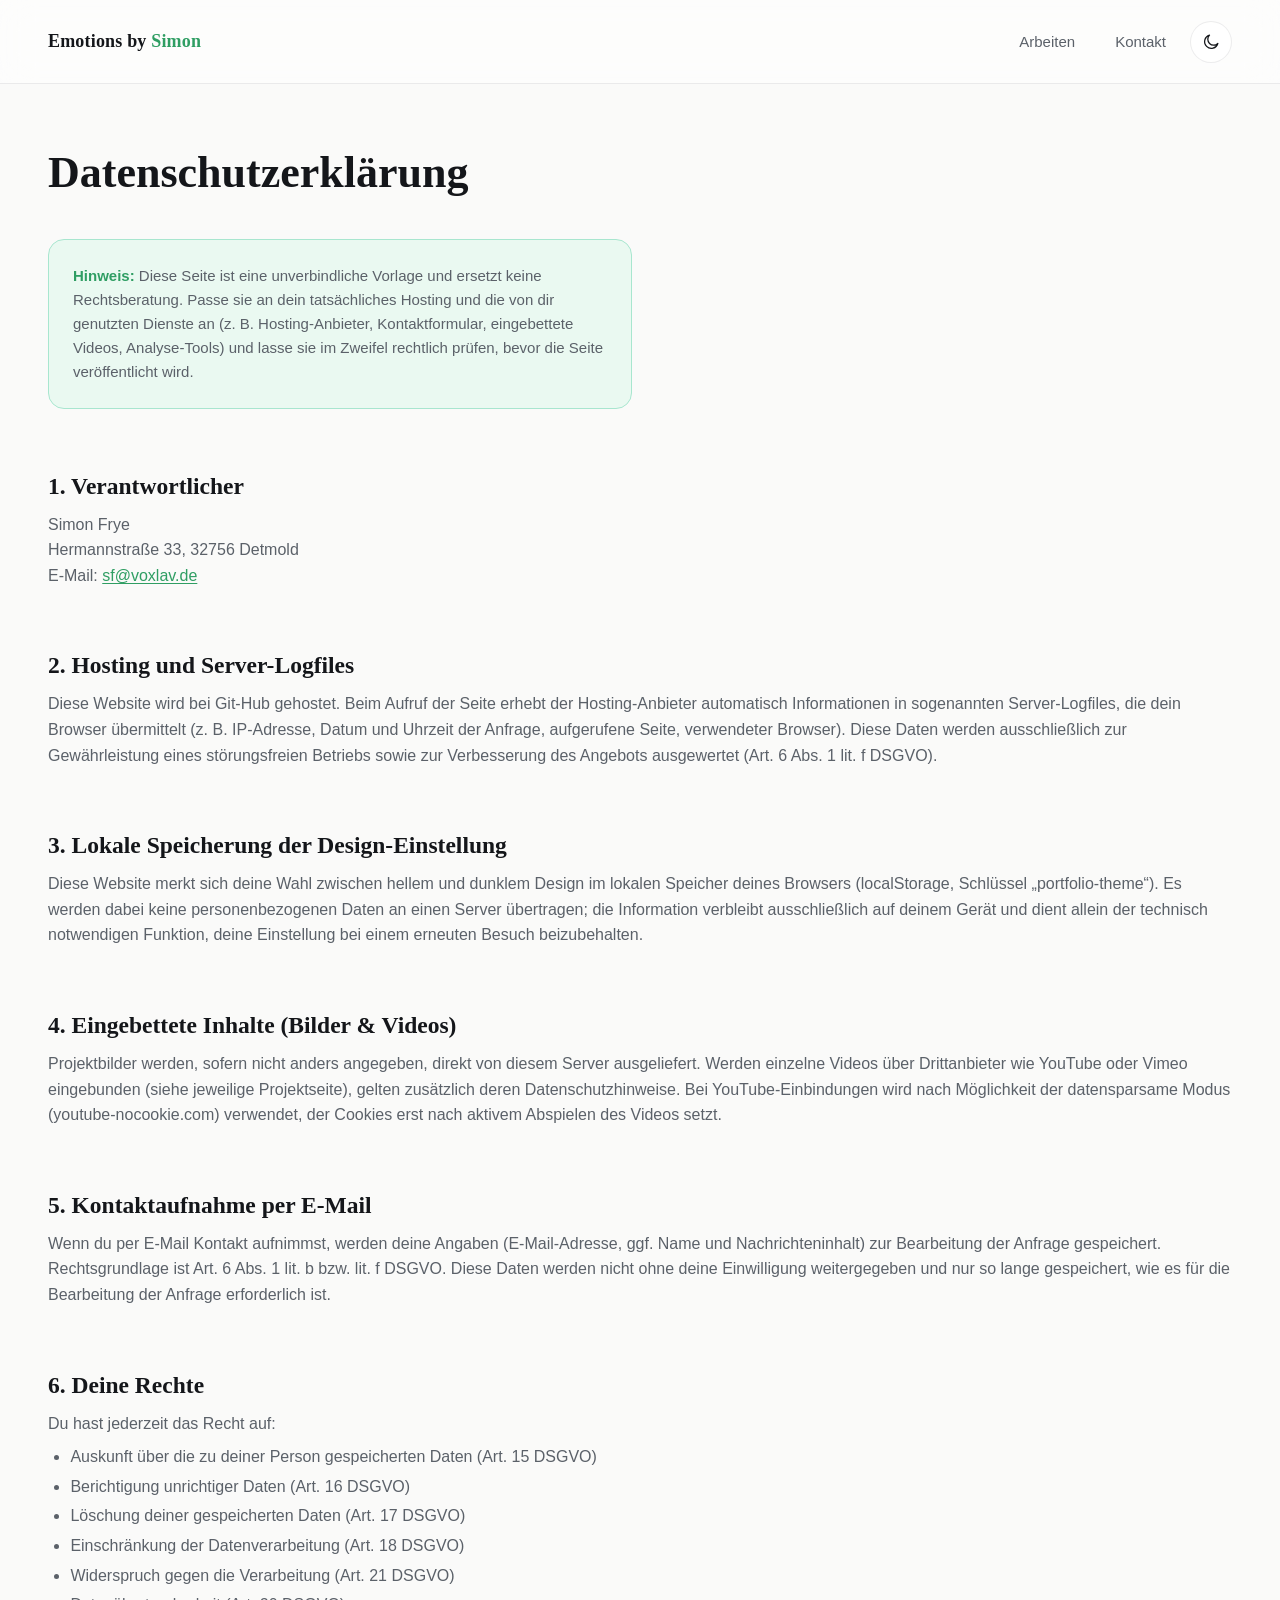
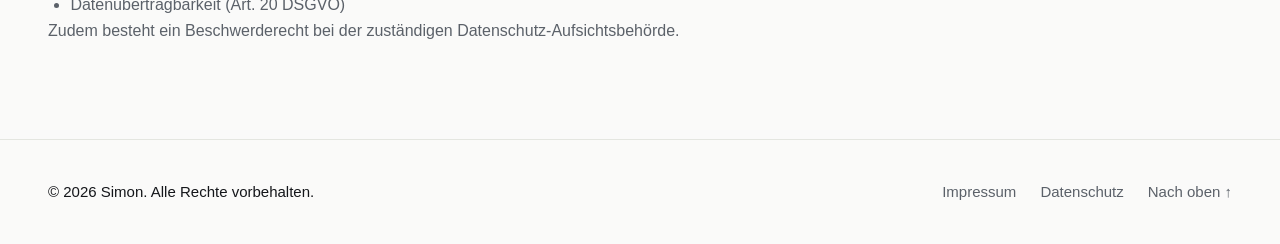
<file: datenschutz.html>
<!doctype html>
<html lang="de">
<head>
  <meta charset="UTF-8">
  <meta name="viewport" content="width=device-width, initial-scale=1">

  <script>
    (function () {
      var stored = null;
      try { stored = localStorage.getItem('portfolio-theme'); } catch (e) {}
      var theme = stored || (window.matchMedia('(prefers-color-scheme: dark)').matches ? 'dark' : 'light');
      document.documentElement.setAttribute('data-theme', theme);
    })();
  </script>

  <title>Datenschutzerklärung · Dein Name</title>
  <meta name="description" content="Datenschutzerklärung von Dein Name.">
  <meta name="robots" content="noindex">

  <link rel="icon" href="data:image/svg+xml,%3Csvg xmlns='http://www.w3.org/2000/svg' viewBox='0 0 32 32'%3E%3Ccircle cx='16' cy='16' r='14' fill='%234ade80'/%3E%3C/svg%3E">
  <link rel="stylesheet" href="css/style.css">
</head>
<body>
  <a class="skip-link" href="#main">Zum Inhalt springen</a>

  <header class="site-header">
    <div class="container">
      <a class="brand" href="index.html#top"><span data-site-brand-name>Dein </span><span class="brand__highlight" data-site-brand-highlight>Name</span></a>

      <nav class="nav-links" id="primary-navigation" data-nav-links aria-label="Hauptnavigation">
        <a href="index.html#arbeiten">Arbeiten</a>
        <a href="index.html#kontakt">Kontakt</a>
        <button class="theme-toggle theme-toggle--menu" data-theme-toggle type="button" aria-label="Zu dunklem Design wechseln">
          <svg class="icon-sun" viewBox="0 0 24 24" fill="none" stroke="currentColor" stroke-width="1.6" stroke-linecap="round"><circle cx="12" cy="12" r="4.5"/><path d="M12 2v2.5M12 19.5V22M4.2 4.2l1.8 1.8M18 18l1.8 1.8M2 12h2.5M19.5 12H22M4.2 19.8L6 18M18 6l1.8-1.8"/></svg>
          <svg class="icon-moon" viewBox="0 0 24 24" fill="none" stroke="currentColor" stroke-width="1.6" stroke-linecap="round" stroke-linejoin="round"><path d="M20 14.5A8.5 8.5 0 1 1 9.5 4a7 7 0 0 0 10.5 10.5Z"/></svg>
          <span>Design wechseln</span>
        </button>
      </nav>

      <div class="header-actions">
        <button class="theme-toggle" data-theme-toggle type="button" aria-label="Zu dunklem Design wechseln">
          <svg class="icon-sun" viewBox="0 0 24 24" fill="none" stroke="currentColor" stroke-width="1.6" stroke-linecap="round"><circle cx="12" cy="12" r="4.5"/><path d="M12 2v2.5M12 19.5V22M4.2 4.2l1.8 1.8M18 18l1.8 1.8M2 12h2.5M19.5 12H22M4.2 19.8L6 18M18 6l1.8-1.8"/></svg>
          <svg class="icon-moon" viewBox="0 0 24 24" fill="none" stroke="currentColor" stroke-width="1.6" stroke-linecap="round" stroke-linejoin="round"><path d="M20 14.5A8.5 8.5 0 1 1 9.5 4a7 7 0 0 0 10.5 10.5Z"/></svg>
        </button>
        <button class="nav-toggle" data-nav-toggle type="button" aria-label="Menü öffnen" aria-expanded="false" aria-controls="primary-navigation">
          <svg viewBox="0 0 24 24" fill="none" stroke="currentColor" stroke-width="1.8" stroke-linecap="round"><path d="M4 7h16M4 12h16M4 17h16"/></svg>
        </button>
      </div>
    </div>
  </header>

  <main id="main">
    <div class="container legal-page">
      <h1>Datenschutzerklärung</h1>

      <p class="legal-notice">
        <strong>Hinweis:</strong> Diese Seite ist eine unverbindliche Vorlage und ersetzt keine
        Rechtsberatung. Passe sie an dein tatsächliches Hosting und die von dir genutzten Dienste
        an (z. B. Hosting-Anbieter, Kontaktformular, eingebettete Videos, Analyse-Tools) und lasse
        sie im Zweifel rechtlich prüfen, bevor die Seite veröffentlicht wird.
      </p>

      <h2>1. Verantwortlicher</h2>
      <p>
        <span data-site-legal-name>[Vorname Nachname]</span><br>
        <span data-site-legal-street>[Straße Hausnummer]</span>, <span data-site-legal-zip-city>[PLZ Ort]</span><br>
        E-Mail: <a data-site-contact-email href="mailto:deine@email.de">deine@email.de</a>
      </p>

      <h2>2. Hosting und Server-Logfiles</h2>
      <p>
        Diese Website wird bei <span data-site-legal-hosting>[Name des Hosting-Anbieters]</span> gehostet. Beim Aufruf der
        Seite erhebt der Hosting-Anbieter automatisch Informationen in sogenannten Server-Logfiles,
        die dein Browser übermittelt (z. B. IP-Adresse, Datum und Uhrzeit der Anfrage, aufgerufene
        Seite, verwendeter Browser). Diese Daten werden ausschließlich zur Gewährleistung eines
        störungsfreien Betriebs sowie zur Verbesserung des Angebots ausgewertet (Art. 6 Abs. 1
        lit. f DSGVO).
      </p>

      <h2>3. Lokale Speicherung der Design-Einstellung</h2>
      <p>
        Diese Website merkt sich deine Wahl zwischen hellem und dunklem Design im lokalen
        Speicher deines Browsers (localStorage, Schlüssel „portfolio-theme“). Es werden dabei
        keine personenbezogenen Daten an einen Server übertragen; die Information verbleibt
        ausschließlich auf deinem Gerät und dient allein der technisch notwendigen Funktion,
        deine Einstellung bei einem erneuten Besuch beizubehalten.
      </p>

      <h2>4. Eingebettete Inhalte (Bilder &amp; Videos)</h2>
      <p>
        Projektbilder werden, sofern nicht anders angegeben, direkt von diesem Server
        ausgeliefert. Werden einzelne Videos über Drittanbieter wie YouTube oder Vimeo
        eingebunden (siehe jeweilige Projektseite), gelten zusätzlich deren Datenschutzhinweise.
        Bei YouTube-Einbindungen wird nach Möglichkeit der datensparsame Modus
        (youtube-nocookie.com) verwendet, der Cookies erst nach aktivem Abspielen des Videos setzt.
      </p>

      <h2>5. Kontaktaufnahme per E-Mail</h2>
      <p>
        Wenn du per E-Mail Kontakt aufnimmst, werden deine Angaben (E-Mail-Adresse, ggf. Name und
        Nachrichteninhalt) zur Bearbeitung der Anfrage gespeichert. Rechtsgrundlage ist Art. 6
        Abs. 1 lit. b bzw. lit. f DSGVO. Diese Daten werden nicht ohne deine Einwilligung
        weitergegeben und nur so lange gespeichert, wie es für die Bearbeitung der Anfrage
        erforderlich ist.
      </p>

      <h2>6. Deine Rechte</h2>
      <p>Du hast jederzeit das Recht auf:</p>
      <ul>
        <li>Auskunft über die zu deiner Person gespeicherten Daten (Art. 15 DSGVO)</li>
        <li>Berichtigung unrichtiger Daten (Art. 16 DSGVO)</li>
        <li>Löschung deiner gespeicherten Daten (Art. 17 DSGVO)</li>
        <li>Einschränkung der Datenverarbeitung (Art. 18 DSGVO)</li>
        <li>Widerspruch gegen die Verarbeitung (Art. 21 DSGVO)</li>
        <li>Datenübertragbarkeit (Art. 20 DSGVO)</li>
      </ul>
      <p>
        Zudem besteht ein Beschwerderecht bei der zuständigen Datenschutz-Aufsichtsbehörde.
      </p>
    </div>
  </main>

  <footer class="site-footer">
    <div class="container">
      <p data-site-footer-copyright>&copy; 2026 Dein Name. Alle Rechte vorbehalten.</p>
      <div class="footer-links">
        <a href="impressum.html">Impressum</a>
        <a href="datenschutz.html">Datenschutz</a>
        <a class="back-to-top" href="#main">Nach oben ↑</a>
      </div>
    </div>
  </footer>

  <script src="js/theme.js" defer></script>
  <script src="js/site-content.js" defer></script>
  <script src="js/nav.js" defer></script>
</body>
</html>
</file>
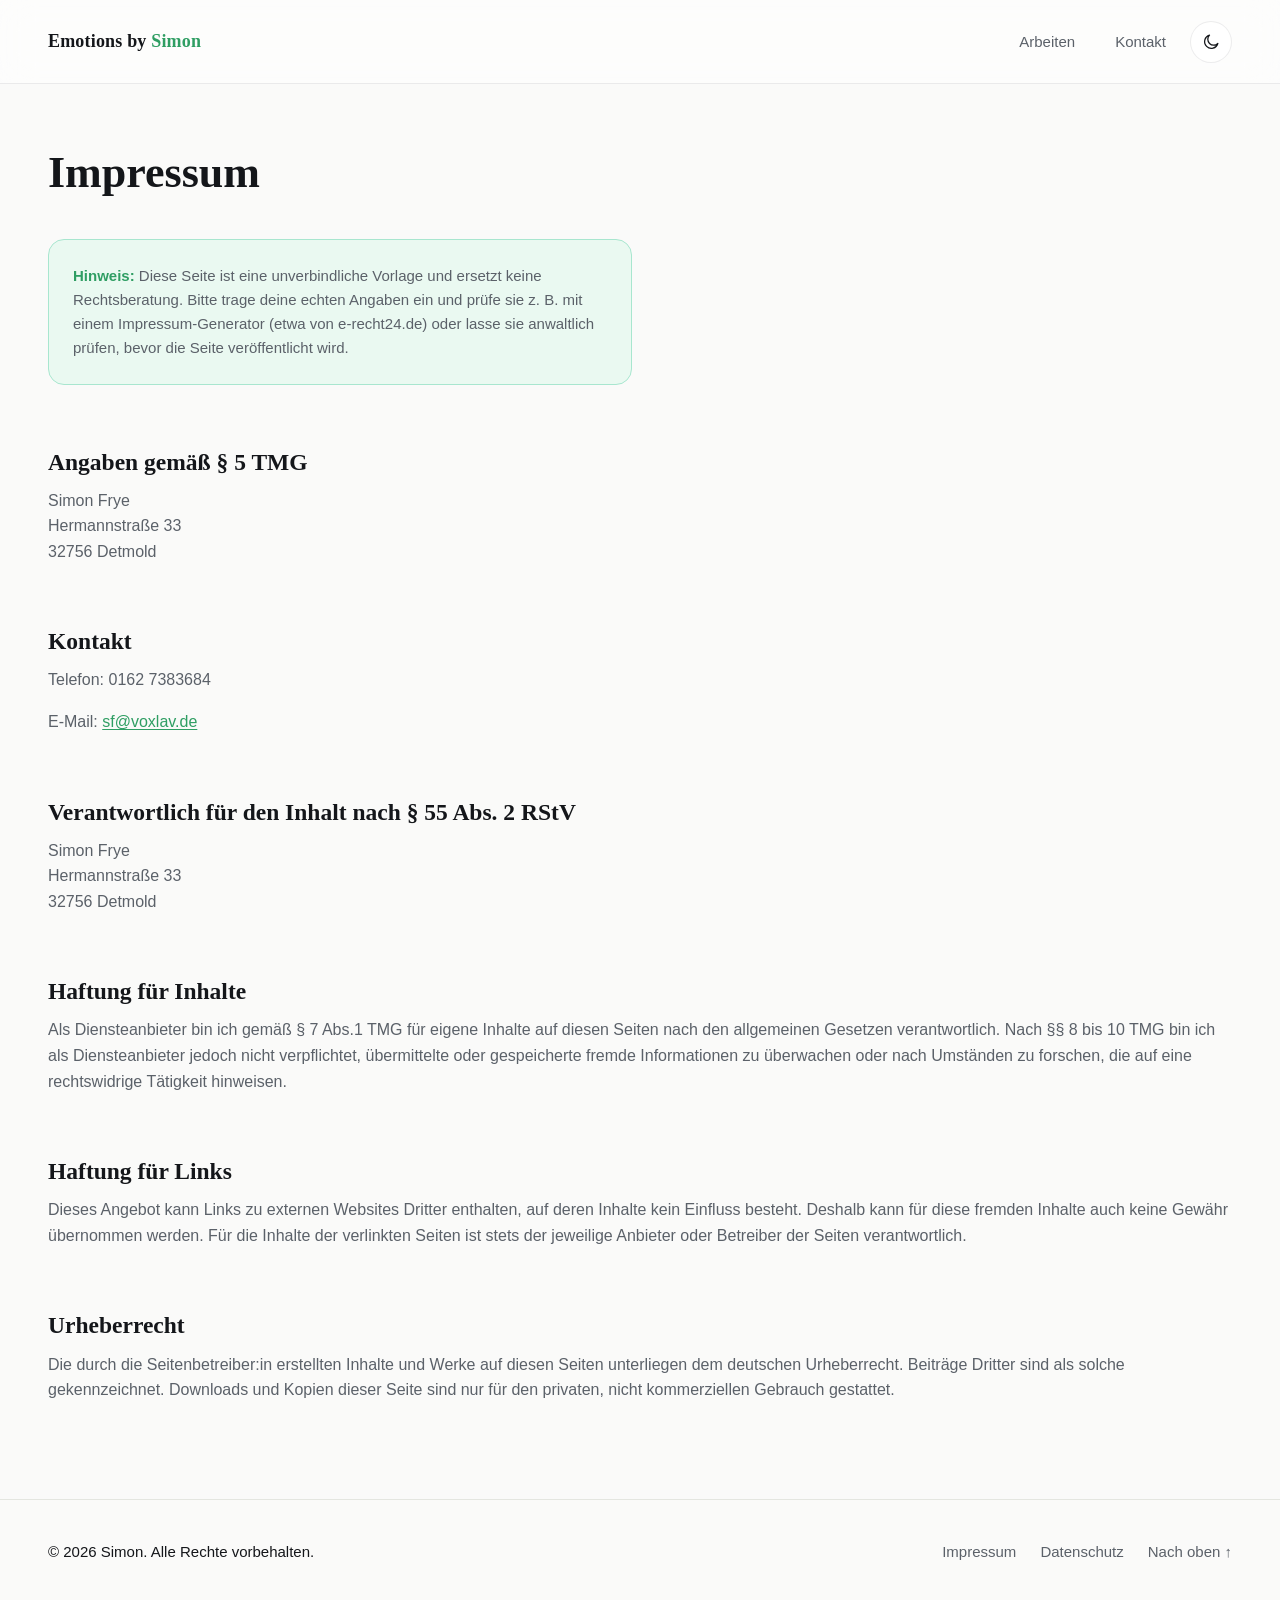
<file: impressum.html>
<!doctype html>
<html lang="de">
<head>
  <meta charset="UTF-8">
  <meta name="viewport" content="width=device-width, initial-scale=1">

  <script>
    (function () {
      var stored = null;
      try { stored = localStorage.getItem('portfolio-theme'); } catch (e) {}
      var theme = stored || (window.matchMedia('(prefers-color-scheme: dark)').matches ? 'dark' : 'light');
      document.documentElement.setAttribute('data-theme', theme);
    })();
  </script>

  <title>Impressum · Dein Name</title>
  <meta name="description" content="Impressum von Dein Name.">
  <meta name="robots" content="noindex">

  <link rel="icon" href="data:image/svg+xml,%3Csvg xmlns='http://www.w3.org/2000/svg' viewBox='0 0 32 32'%3E%3Ccircle cx='16' cy='16' r='14' fill='%234ade80'/%3E%3C/svg%3E">
  <link rel="stylesheet" href="css/style.css">
</head>
<body>
  <a class="skip-link" href="#main">Zum Inhalt springen</a>

  <header class="site-header">
    <div class="container">
      <a class="brand" href="index.html#top"><span data-site-brand-name>Dein </span><span class="brand__highlight" data-site-brand-highlight>Name</span></a>

      <nav class="nav-links" id="primary-navigation" data-nav-links aria-label="Hauptnavigation">
        <a href="index.html#arbeiten">Arbeiten</a>
        <a href="index.html#kontakt">Kontakt</a>
        <button class="theme-toggle theme-toggle--menu" data-theme-toggle type="button" aria-label="Zu dunklem Design wechseln">
          <svg class="icon-sun" viewBox="0 0 24 24" fill="none" stroke="currentColor" stroke-width="1.6" stroke-linecap="round"><circle cx="12" cy="12" r="4.5"/><path d="M12 2v2.5M12 19.5V22M4.2 4.2l1.8 1.8M18 18l1.8 1.8M2 12h2.5M19.5 12H22M4.2 19.8L6 18M18 6l1.8-1.8"/></svg>
          <svg class="icon-moon" viewBox="0 0 24 24" fill="none" stroke="currentColor" stroke-width="1.6" stroke-linecap="round" stroke-linejoin="round"><path d="M20 14.5A8.5 8.5 0 1 1 9.5 4a7 7 0 0 0 10.5 10.5Z"/></svg>
          <span>Design wechseln</span>
        </button>
      </nav>

      <div class="header-actions">
        <button class="theme-toggle" data-theme-toggle type="button" aria-label="Zu dunklem Design wechseln">
          <svg class="icon-sun" viewBox="0 0 24 24" fill="none" stroke="currentColor" stroke-width="1.6" stroke-linecap="round"><circle cx="12" cy="12" r="4.5"/><path d="M12 2v2.5M12 19.5V22M4.2 4.2l1.8 1.8M18 18l1.8 1.8M2 12h2.5M19.5 12H22M4.2 19.8L6 18M18 6l1.8-1.8"/></svg>
          <svg class="icon-moon" viewBox="0 0 24 24" fill="none" stroke="currentColor" stroke-width="1.6" stroke-linecap="round" stroke-linejoin="round"><path d="M20 14.5A8.5 8.5 0 1 1 9.5 4a7 7 0 0 0 10.5 10.5Z"/></svg>
        </button>
        <button class="nav-toggle" data-nav-toggle type="button" aria-label="Menü öffnen" aria-expanded="false" aria-controls="primary-navigation">
          <svg viewBox="0 0 24 24" fill="none" stroke="currentColor" stroke-width="1.8" stroke-linecap="round"><path d="M4 7h16M4 12h16M4 17h16"/></svg>
        </button>
      </div>
    </div>
  </header>

  <main id="main">
    <div class="container legal-page">
      <h1>Impressum</h1>

      <p class="legal-notice">
        <strong>Hinweis:</strong> Diese Seite ist eine unverbindliche Vorlage und ersetzt keine
        Rechtsberatung. Bitte trage deine echten Angaben ein und prüfe sie z. B. mit einem
        Impressum-Generator (etwa von e-recht24.de) oder lasse sie anwaltlich prüfen, bevor die
        Seite veröffentlicht wird.
      </p>

      <h2>Angaben gemäß § 5 TMG</h2>
      <p>
        <span data-site-legal-name>[Vorname Nachname]</span><br>
        <span data-site-legal-street>[Straße Hausnummer]</span><br>
        <span data-site-legal-zip-city>[PLZ Ort]</span>
      </p>

      <h2>Kontakt</h2>
      <p data-site-legal-phone-row hidden>
        Telefon: <span data-site-legal-phone></span><br>
      </p>
      <p>
        E-Mail: <a data-site-contact-email href="mailto:deine@email.de">deine@email.de</a>
      </p>

      <h2 data-site-legal-vat-row hidden>Umsatzsteuer-ID</h2>
      <p data-site-legal-vat-row hidden>
        Umsatzsteuer-Identifikationsnummer gemäß § 27 a Umsatzsteuergesetz: <span data-site-legal-vat></span>
      </p>

      <h2>Verantwortlich für den Inhalt nach § 55 Abs. 2 RStV</h2>
      <p>
        <span data-site-legal-name>[Vorname Nachname]</span><br>
        <span data-site-legal-street>[Straße Hausnummer]</span><br>
        <span data-site-legal-zip-city>[PLZ Ort]</span>
      </p>

      <h2>Haftung für Inhalte</h2>
      <p>
        Als Diensteanbieter bin ich gemäß § 7 Abs.1 TMG für eigene Inhalte auf diesen Seiten nach
        den allgemeinen Gesetzen verantwortlich. Nach §§ 8 bis 10 TMG bin ich als Diensteanbieter
        jedoch nicht verpflichtet, übermittelte oder gespeicherte fremde Informationen zu
        überwachen oder nach Umständen zu forschen, die auf eine rechtswidrige Tätigkeit hinweisen.
      </p>

      <h2>Haftung für Links</h2>
      <p>
        Dieses Angebot kann Links zu externen Websites Dritter enthalten, auf deren Inhalte kein
        Einfluss besteht. Deshalb kann für diese fremden Inhalte auch keine Gewähr übernommen
        werden. Für die Inhalte der verlinkten Seiten ist stets der jeweilige Anbieter oder
        Betreiber der Seiten verantwortlich.
      </p>

      <h2>Urheberrecht</h2>
      <p>
        Die durch die Seitenbetreiber:in erstellten Inhalte und Werke auf diesen Seiten
        unterliegen dem deutschen Urheberrecht. Beiträge Dritter sind als solche gekennzeichnet.
        Downloads und Kopien dieser Seite sind nur für den privaten, nicht kommerziellen Gebrauch gestattet.
      </p>
    </div>
  </main>

  <footer class="site-footer">
    <div class="container">
      <p data-site-footer-copyright>&copy; 2026 Dein Name. Alle Rechte vorbehalten.</p>
      <div class="footer-links">
        <a href="impressum.html">Impressum</a>
        <a href="datenschutz.html">Datenschutz</a>
        <a class="back-to-top" href="#main">Nach oben ↑</a>
      </div>
    </div>
  </footer>

  <script src="js/theme.js" defer></script>
  <script src="js/site-content.js" defer></script>
  <script src="js/nav.js" defer></script>
</body>
</html>
</file>
<file: css/style.css>
/* ==========================================================================
   PORTFOLIO — STYLESHEET
   ==========================================================================
   Inhalt dieser Datei:
     1. Design-Tokens (CSS-Variablen)  <-- HIER Farben/Schrift/Abstände anpassen
     2. Theme (Hell / Dunkel)
     3. Reset & Basis-Elemente
     4. Layout-Hilfsklassen
     5. Buttons & Formulare
     6. Header / Navigation
     7. Hero
     8. Leistungen
     9. Abschnitts-Überschriften (wiederverwendet)
    10. Filter-Leiste
    11. Projekt-Grid & Karten
    12. Über-mich
    13. Kontakt
    14. Footer
    15. Projekt-Detailseite
    16. Media-Galerie & Lightbox
    17. Rechtliche Seiten (Impressum / Datenschutz)
    18. Responsive Anpassungen
    19. Barrierefreiheit / Reduced Motion
   ========================================================================== */


/* ==========================================================================
   1. DESIGN-TOKENS
   Das ist der zentrale Ort für alle Anpassungen. Farben, Schriften,
   Abstände, Radien etc. werden NUR hier definiert und überall im
   Stylesheet als var(--...) wiederverwendet.
   ========================================================================== */
:root {

  /* ---- Schriftarten — HIER ANPASSEN, um eigene Web-Fonts einzubinden ----
     Standard: reine System-Schriftarten (schnell, ohne externe Anfragen,
     keine Datenschutz-Fragen durch Web-Font-Anbieter). Siehe README.md,
     Abschnitt "Eigene Schriftarten", für den Umstieg auf z. B. Google Fonts. */
  --font-display: ui-serif, Georgia, "Iowan Old Style", "Palatino Linotype", "Times New Roman", serif;
  --font-body: -apple-system, BlinkMacSystemFont, "Segoe UI", Roboto, Helvetica, Arial, sans-serif;

  /* ---- Typografische Skala (fluid mit clamp()) ---- */
  --text-xs: 0.8125rem;
  --text-sm: 0.9375rem;
  --text-base: 1rem;
  --text-lg: 1.125rem;
  --text-xl: clamp(1.25rem, 1.15rem + 0.4vw, 1.5rem);
  --text-2xl: clamp(1.5rem, 1.3rem + 0.9vw, 2rem);
  --text-3xl: clamp(1.9rem, 1.5rem + 1.8vw, 2.75rem);
  --text-hero: clamp(2.4rem, 1.7rem + 3vw, 4.1rem);

  /* ---- Abstands-Skala ---- */
  --space-3xs: 0.25rem;
  --space-2xs: 0.5rem;
  --space-xs: 0.75rem;
  --space-sm: 1rem;
  --space-md: 1.5rem;
  --space-lg: 2.5rem;
  --space-xl: 4rem;
  --space-2xl: 6rem;
  --space-3xl: 9rem;

  /* ---- Layout ---- */
  --container-width: 1280px;
  --container-padding: clamp(1.25rem, 4vw, 3rem);
  --header-height: 84px;

  /* ---- Radien, Schatten, Übergänge ---- */
  --radius-sm: 8px;
  --radius-md: 16px;
  --radius-lg: 28px;
  --radius-full: 999px;
  --shadow-sm: 0 1px 2px rgba(0, 0, 0, 0.06), 0 1px 3px rgba(0, 0, 0, 0.08);
  --shadow-md: 0 12px 32px -12px rgba(0, 0, 0, 0.28);
  --shadow-lg: 0 24px 60px -20px rgba(0, 0, 0, 0.35);
  --ease: cubic-bezier(0.4, 0, 0.2, 1);
  --transition: 220ms var(--ease);
  --transition-slow: 420ms var(--ease);

  /* ---- Glas-Effekt (Header, mobiles Menü, Lightbox, Icon-Buttons) ---- */
  --blur-glass: 16px;
  --blur-glass-strong: 22px;
  --color-scrim: rgba(6, 10, 8, 0.78); /* dunkler Schleier hinter der Lightbox, bewusst themeunabhängig */
}

/* ==========================================================================
   2. THEME — Hell (Standard) & Dunkel
   Das aktive Theme wird per data-theme-Attribut auf <html> gesteuert
   (siehe js/theme.js). Jedes Theme hat eine eigene Akzentfarbe: im hellen
   Theme bewusst gedämpftes Pastell, im dunklen Theme kräftiges Leuchtgrün.
   ========================================================================== */
[data-theme="light"] {
  --color-bg: #fafaf9;
  --color-bg-elevated: #ffffff;
  --color-bg-muted: #f1f2ee;
  --color-text: #14161a;
  --color-text-muted: #5b6169;
  --color-border: #e4e6e0;

  /* ---- Akzentfarbe, helles Theme: gedämpftes Pastell-Grün ----
     HIER ANPASSEN, um die Akzentfarbe im hellen Theme zu ändern. Die
     dunkle Variante (weiter unten) bleibt bewusst kräftiger, weil
     Pastelltöne auf dunklem Grund schnell blass/verwaschen wirken. */
  --color-accent: #a8e6cf;          /* Pastell-Mintgrün: Buttons, aktive Filter, Icon-Hintergründe */
  --color-accent-strong: #2f9e63;   /* kräftigere Variante — für Text/Icons, die auf Weiß lesbar bleiben müssen */
  --color-accent-contrast: #0b2e1a; /* Textfarbe AUF der Akzentfarbe (z. B. Buttons) */
  --color-accent-soft: #eaf9f1;     /* sehr helles Pastell für Badge-/Icon-Hintergründe */

  --color-link: var(--color-accent-strong);
  --color-scrollbar: rgba(0, 0, 0, 0.2);
  --color-glass: rgba(255, 255, 255, 0.55);
  --color-glass-strong: rgba(255, 255, 255, 0.78);
  --color-glass-border: rgba(20, 22, 26, 0.08);
  color-scheme: light;
}

[data-theme="dark"] {
  --color-bg: #0e1210;
  --color-bg-elevated: #171b18;
  --color-bg-muted: #1c211d;
  --color-text: #f3f5f1;
  --color-text-muted: #a7ada4;
  --color-border: #2a302b;

  /* ---- Akzentfarbe, dunkles Theme: kräftiges, leuchtendes Grün ---- */
  --color-accent: #4ade80;
  --color-accent-strong: #4ade80;
  --color-accent-contrast: #0b2e1a;
  --color-accent-soft: rgba(74, 222, 128, 0.14);

  --color-link: var(--color-accent);
  --color-scrollbar: rgba(255, 255, 255, 0.25);
  --color-glass: rgba(23, 27, 24, 0.45);
  --color-glass-strong: rgba(14, 18, 16, 0.72);
  --color-glass-border: rgba(243, 245, 241, 0.09);
  color-scheme: dark;
}


/* ==========================================================================
   3. RESET & BASIS-ELEMENTE
   ========================================================================== */
*, *::before, *::after { box-sizing: border-box; }

* { margin: 0; }

html {
  -webkit-text-size-adjust: 100%;
  scroll-behavior: smooth;
  /* Verhindert, dass Anker-Sprungziele (z. B. #arbeiten) unter dem
     schwebenden, halbtransparenten Header landen. */
  scroll-padding-top: calc(var(--header-height) + var(--space-sm));
}

body {
  min-height: 100svh;
  background: var(--color-bg);
  color: var(--color-text);
  font-family: var(--font-body);
  font-size: var(--text-base);
  line-height: 1.6;
  -webkit-font-smoothing: antialiased;
  text-rendering: optimizeLegibility;
  transition: background-color var(--transition), color var(--transition);
}

img, picture, video, svg { display: block; max-width: 100%; }

h1, h2, h3, h4 {
  font-family: var(--font-display);
  font-weight: 600;
  line-height: 1.15;
  text-wrap: balance;
}

p { color: var(--color-text); }
p + p { margin-top: var(--space-sm); }

a { color: inherit; text-decoration: none; }

ul, ol { list-style: none; padding: 0; }

/* Garantiert, dass das hidden-Attribut IMMER greift — auch wenn ein Element
   zusätzlich eine Klasse mit eigenem display trägt (z. B. .field, display:
   flex). Ohne diese Regel gewinnt bei gleicher Spezifität die Klasse gegen
   den Browser-Standard für [hidden], das Element bliebe sichtbar. */
[hidden] { display: none !important; }

button, input, textarea, select { font: inherit; color: inherit; }

button {
  background: none;
  border: none;
  cursor: pointer;
}

::selection { background: var(--color-accent); color: var(--color-accent-contrast); }

/* Eigene Scrollbar-Färbung (nur Webkit/Blink) */
::-webkit-scrollbar { width: 10px; height: 10px; }
::-webkit-scrollbar-thumb { background: var(--color-scrollbar); border-radius: var(--radius-full); }
::-webkit-scrollbar-track { background: transparent; }

/* Sichtbarer Fokus-Ring für Tastaturnutzung — wichtig für Barrierefreiheit */
:focus-visible {
  outline: 2px solid var(--color-accent);
  outline-offset: 3px;
  border-radius: var(--radius-sm);
}

.skip-link {
  position: absolute;
  top: -100px;
  left: var(--space-sm);
  z-index: 1000;
  background: var(--color-accent);
  color: var(--color-accent-contrast);
  padding: var(--space-2xs) var(--space-sm);
  border-radius: var(--radius-sm);
  transition: top var(--transition);
}
.skip-link:focus { top: var(--space-sm); }

noscript div {
  display: block;
  background: var(--color-accent-soft);
  color: var(--color-text);
  text-align: center;
  padding: var(--space-sm);
  font-size: var(--text-sm);
}


/* ==========================================================================
   4. LAYOUT-HILFSKLASSEN
   ========================================================================== */
.container {
  width: 100%;
  max-width: var(--container-width);
  margin-inline: auto;
  padding-inline: var(--container-padding);
}

.visually-hidden {
  position: absolute;
  width: 1px; height: 1px;
  padding: 0; margin: -1px;
  overflow: hidden;
  clip: rect(0, 0, 0, 0);
  white-space: nowrap;
  border: 0;
}

section { padding-block: var(--space-2xl); }

.section-alt { background: var(--color-bg-muted); }

.eyebrow {
  display: inline-flex;
  align-items: center;
  gap: var(--space-2xs);
  font-size: var(--text-xs);
  font-weight: 600;
  letter-spacing: 0.14em;
  text-transform: uppercase;
  color: var(--color-accent-strong);
}

.eyebrow::before {
  content: "";
  width: 8px; height: 8px;
  border-radius: 50%;
  background: var(--color-accent);
}

em, .accent-text {
  font-style: italic;
  color: var(--color-accent-strong);
}


/* ==========================================================================
   5. BUTTONS & FORMULARE
   ========================================================================== */
.btn {
  display: inline-flex;
  align-items: center;
  gap: var(--space-2xs);
  padding: 0.85em 1.6em;
  border-radius: var(--radius-full);
  font-size: var(--text-sm);
  font-weight: 600;
  border: 1px solid transparent;
  transition: transform var(--transition), background-color var(--transition), color var(--transition), border-color var(--transition), box-shadow var(--transition);
  white-space: nowrap;
}
.btn:hover { transform: translateY(-2px); }
.btn:active { transform: translateY(0); }

.btn--primary {
  background: var(--color-accent);
  color: var(--color-accent-contrast);
  box-shadow: var(--shadow-sm);
}
.btn--primary:hover { box-shadow: var(--shadow-md); }

.btn--secondary {
  background: transparent;
  border-color: var(--color-border);
  color: var(--color-text);
}
.btn--secondary:hover { border-color: var(--color-accent); color: var(--color-accent-strong); }

.btn--icon svg { width: 1em; height: 1em; }


/* ==========================================================================
   6. HEADER / NAVIGATION
   ========================================================================== */
.site-header {
  position: sticky;
  top: 0;
  z-index: 100;
  height: var(--header-height);
  display: flex;
  align-items: center;
  background: var(--color-glass);
  backdrop-filter: blur(var(--blur-glass));
  -webkit-backdrop-filter: blur(var(--blur-glass));
  border-bottom: 1px solid var(--color-glass-border);
}

.site-header .container {
  display: flex;
  align-items: center;
  justify-content: space-between;
  gap: var(--space-md);
}

.brand {
  font-family: var(--font-display);
  font-size: var(--text-lg);
  font-weight: 600;
  letter-spacing: 0.01em;
}
.brand__highlight { color: var(--color-accent-strong); }

.nav-links {
  display: flex;
  align-items: center;
  gap: var(--space-lg);
  font-size: var(--text-sm);
  font-weight: 500;
  margin-left: auto; /* rückt Nav + header-actions gemeinsam nach rechts, Marke bleibt links */
}

.nav-links a {
  position: relative;
  padding-block: var(--space-2xs);
  color: var(--color-text-muted);
  transition: color var(--transition);
}
.nav-links a:hover { color: var(--color-text); }
.nav-links a::after {
  content: "";
  position: absolute;
  left: 0; bottom: -2px;
  width: 0; height: 2px;
  background: var(--color-accent);
  transition: width var(--transition);
}
.nav-links a:hover::after { width: 100%; }

.header-actions {
  display: flex;
  align-items: center;
  gap: var(--space-sm);
}

.theme-toggle,
.nav-toggle {
  display: grid;
  place-items: center;
  width: 42px; height: 42px;
  border-radius: 50%;
  border: 1px solid var(--color-glass-border);
  background: var(--color-glass);
  backdrop-filter: blur(10px);
  -webkit-backdrop-filter: blur(10px);
  color: var(--color-text);
  transition: border-color var(--transition), transform var(--transition), background-color var(--transition);
}
.theme-toggle:hover { border-color: var(--color-accent); transform: rotate(-8deg); }
.theme-toggle svg { width: 19px; height: 19px; }
.theme-toggle .icon-sun { display: none; }
.theme-toggle .icon-moon { display: block; }
[data-theme="dark"] .theme-toggle .icon-sun { display: block; }
[data-theme="dark"] .theme-toggle .icon-moon { display: none; }

/* Der Burger-Button ist ausschließlich in der mobilen Ansicht sichtbar
   (siehe @media (max-width: 720px) weiter unten) — auf dem Desktop steht
   die Navigation immer ausgeschrieben im Header, nie hinter einem Menü-Icon. */
.nav-toggle { display: none; }
.nav-toggle svg { width: 18px; height: 18px; }

/* Zweite Kopie des Theme-Umschalters im Ausklapp-Menü (siehe Bereich 6) —
   nur auf schmalen Bildschirmen sichtbar (Layout/Größe siehe mobile Media
   Query weiter unten), ersetzt dort die runde Header-Variante. */
.theme-toggle--menu { display: none; }


/* ==========================================================================
   7. HERO
   ========================================================================== */
.hero {
  padding-top: clamp(3.5rem, 4vw + 2rem, 7rem);
  padding-bottom: var(--space-lg);
}

/* Direkt unter dem Hero, bewusst mit weniger Abstand nach oben als andere
   Abschnitte — wirkt dadurch wie eine unmittelbare Fortsetzung des Hero. */
#bereiche { padding-top: var(--space-lg); }

.hero__grid {
  display: grid;
  grid-template-columns: 1fr minmax(260px, 380px);
  gap: var(--space-lg);
  align-items: center;
}
/* Ohne das würde die Überschrift (bewusst einzeilig, siehe .hero h1) die
   Spalte über ihren fairen Anteil hinaus aufzwingen und die Seite horizontal
   überlaufen lassen, statt bei Bedarf normal umzubrechen. */
.hero__content { min-width: 0; }

.hero__media {
  aspect-ratio: 4 / 5;
  border-radius: var(--radius-lg);
  overflow: hidden;
}
.hero__media img { width: 100%; height: 100%; object-fit: cover; }

.hero h1 {
  font-size: var(--text-hero);
  letter-spacing: -0.01em;
}

.hero__lede {
  margin-top: var(--space-md);
  max-width: 56ch;
  font-size: var(--text-lg);
  color: var(--color-text-muted);
}

.hero__actions {
  display: flex;
  flex-wrap: wrap;
  gap: var(--space-sm);
  margin-top: var(--space-lg);
}



/* ==========================================================================
   8. BEREICHE-KARTEN (eigener Abschnitt zwischen Hero und Arbeiten — Text/
   Werkzeug-Tags pro Karte kommen aus data/site.json, Feld "services", siehe
   js/site-content.js. Icon + Titel sind fix im HTML.)
   ========================================================================== */
.about-services__grid {
  display: grid;
  grid-template-columns: repeat(3, 1fr);
  gap: var(--space-sm);
}

/* Drei gleich hohe Zeilenabschnitte pro Karte: Icon+Titel, dann Text, dann
   Werkzeug-Tags — statt Icon links und Text daneben, damit die Karte
   schlanker wirkt und der Platz gleichmäßiger gefüllt ist. */
.about-service-card {
  display: flex;
  flex-direction: column;
  gap: var(--space-2xs);
  padding: var(--space-sm) var(--space-sm);
  background: var(--color-bg-elevated);
  border: 1px solid var(--color-border);
  border-radius: var(--radius-md);
  cursor: pointer;
  transition: transform var(--transition), box-shadow var(--transition), border-color var(--transition);
}
.about-service-card:hover {
  transform: translateY(-2px);
  box-shadow: var(--shadow-md);
  border-color: var(--color-accent);
}

.about-service-card__head {
  display: flex;
  align-items: center;
  gap: var(--space-2xs);
}
.about-service-card__head h3 { font-size: var(--text-sm); }

.about-service-card__icon {
  display: grid;
  place-items: center;
  flex-shrink: 0;
  width: 28px; height: 28px;
  border-radius: var(--radius-sm);
  background: var(--color-accent-soft);
  color: var(--color-accent-strong);
}
.about-service-card__icon svg { width: 15px; height: 15px; }

.about-service-card p { color: var(--color-text-muted); font-size: var(--text-xs); }

.about-service-card__tools {
  margin-top: auto; /* schiebt die Tags ans Kartenende, auch bei unterschiedlich langem Text */
  padding-top: var(--space-3xs);
  display: flex;
  flex-wrap: wrap;
  gap: 0.3em;
}
.about-service-card__tools .tag {
  padding: 0.25em 0.65em;
  font-size: 0.7rem;
}


/* ==========================================================================
   9. ABSCHNITTS-ÜBERSCHRIFTEN
   ========================================================================== */
.section-heading {
  display: flex;
  align-items: flex-end;
  justify-content: space-between;
  gap: var(--space-md);
  flex-wrap: wrap;
}

.section-heading h2 {
  font-size: var(--text-3xl);
  margin-top: var(--space-2xs);
  max-width: 20ch;
}

.section-heading p {
  max-width: 42ch;
  color: var(--color-text-muted);
}


/* ==========================================================================
   10. FILTER-LEISTE
   ========================================================================== */
.filter-bar {
  display: flex;
  flex-wrap: wrap;
  gap: var(--space-2xs);
  /* Kein margin-top: sitzt jetzt in .section-heading neben der Überschrift
     (Desktop) bzw. bricht mit deren eigenem "gap" darunter um (schmal). */
}

.filter-btn {
  padding: 0.6em 1.3em;
  border-radius: var(--radius-full);
  border: 1px solid var(--color-border);
  font-size: var(--text-sm);
  font-weight: 500;
  color: var(--color-text-muted);
  transition: background-color var(--transition), color var(--transition), border-color var(--transition);
}
.filter-btn:hover { border-color: var(--color-accent); color: var(--color-text); }
.filter-btn.is-active {
  background: var(--color-accent);
  border-color: var(--color-accent);
  color: var(--color-accent-contrast);
}


/* ==========================================================================
   11. PROJEKT-GRID & KARTEN
   ========================================================================== */
.project-grid {
  margin-top: var(--space-lg);
  display: grid;
  grid-template-columns: repeat(auto-fill, minmax(280px, 1fr));
  gap: var(--space-lg) var(--space-md);
}

.project-grid[hidden] { display: none; }

.project-card__link { display: block; group: card; }

.project-card__media {
  position: relative;
  aspect-ratio: 4 / 5;
  overflow: hidden;
  border-radius: var(--radius-md);
  background: var(--color-bg-muted);
}

.project-card__image {
  width: 100%; height: 100%;
  object-fit: cover;
  transition: transform var(--transition-slow);
}
.project-card__link:hover .project-card__image { transform: scale(1.06); }

/* Ersatz-Darstellung, wenn ein Projekt kein Titelbild hat: die
   Kurzbeschreibung füllt dieselbe Fläche, statt dass die Kachel leer/kaputt
   aussieht (siehe js/main.js, buildCard). */
.project-card__media--text { background: var(--color-bg-muted); }
.project-card__text-cover {
  height: 100%;
  display: flex;
  align-items: center;
  padding: var(--space-md);
}
.project-card__text-cover p {
  font-family: var(--font-display);
  font-style: italic;
  font-size: var(--text-lg);
  color: var(--color-text-muted);
  display: -webkit-box;
  -webkit-line-clamp: 7;
  -webkit-box-orient: vertical;
  overflow: hidden;
}

.project-card__body {
  display: flex;
  align-items: center;
  justify-content: space-between;
  gap: var(--space-sm);
  padding-top: var(--space-sm);
}

.project-card__text { min-width: 0; }

.project-card__category {
  display: block;
  font-size: var(--text-xs);
  font-weight: 600;
  letter-spacing: 0.08em;
  text-transform: uppercase;
  color: var(--color-accent-strong);
}

.project-card__title {
  margin-top: var(--space-3xs);
  font-size: var(--text-lg);
  font-family: var(--font-display);
  font-weight: 600;
  overflow: hidden;
  text-overflow: ellipsis;
  white-space: nowrap;
}

.project-card__arrow {
  flex-shrink: 0;
  display: grid;
  place-items: center;
  width: 36px; height: 36px;
  border-radius: 50%;
  border: 1px solid var(--color-glass-border);
  background: var(--color-glass);
  backdrop-filter: blur(8px);
  -webkit-backdrop-filter: blur(8px);
  transition: transform var(--transition), background-color var(--transition), border-color var(--transition), color var(--transition);
}
.project-card__link:hover .project-card__arrow {
  transform: translateX(4px);
  background: var(--color-accent);
  border-color: var(--color-accent);
  color: var(--color-accent-contrast);
}

.empty-state {
  margin-top: var(--space-lg);
  padding: var(--space-xl);
  text-align: center;
  color: var(--color-text-muted);
  border: 1px dashed var(--color-border);
  border-radius: var(--radius-lg);
}


/* ==========================================================================
   12. TAGS (Projekt-Schlagworte, Werkzeug-Tags in den Bereiche-Karten, …)
   ========================================================================== */
.tag {
  padding: 0.4em 0.9em;
  font-size: var(--text-xs);
  font-weight: 500;
  border-radius: var(--radius-full);
  background: var(--color-bg-muted);
  border: 1px solid var(--color-border);
  color: var(--color-text-muted);
}


/* ==========================================================================
   13. KONTAKT
   ========================================================================== */
.contact { text-align: center; }

.contact .section-heading { justify-content: center; text-align: center; flex-direction: column; align-items: center; }
.contact .section-heading p { max-width: 50ch; }

.contact__email {
  display: inline-block;
  margin-top: var(--space-lg);
  font-family: var(--font-display);
  font-size: clamp(1.5rem, 1.1rem + 2.4vw, 3rem);
  font-weight: 600;
  border-bottom: 2px solid var(--color-border);
  transition: color var(--transition), border-color var(--transition);
  word-break: break-word;
}
.contact__email:hover { color: var(--color-accent-strong); border-color: var(--color-accent); }

.social-links {
  margin-top: var(--space-xl);
  display: flex;
  justify-content: center;
  gap: var(--space-sm);
}

.social-links a {
  display: grid;
  place-items: center;
  width: 46px; height: 46px;
  border-radius: 50%;
  border: 1px solid var(--color-glass-border);
  background: var(--color-glass);
  backdrop-filter: blur(8px);
  -webkit-backdrop-filter: blur(8px);
  transition: border-color var(--transition), color var(--transition), transform var(--transition);
}
.social-links a:hover { border-color: var(--color-accent); color: var(--color-accent-strong); transform: translateY(-3px); }
.social-links svg { width: 19px; height: 19px; }


/* ==========================================================================
   14. FOOTER
   ========================================================================== */
.site-footer {
  border-top: 1px solid var(--color-border);
  padding-block: var(--space-lg);
}

.site-footer .container {
  display: flex;
  align-items: center;
  justify-content: space-between;
  gap: var(--space-md);
  flex-wrap: wrap;
  font-size: var(--text-sm);
  color: var(--color-text-muted);
}

.footer-links { display: flex; gap: var(--space-md); }
.footer-links a { transition: color var(--transition); }
.footer-links a:hover { color: var(--color-text); }

.back-to-top {
  display: inline-flex;
  align-items: center;
  gap: var(--space-3xs);
  color: var(--color-text-muted);
  transition: color var(--transition);
}
.back-to-top:hover { color: var(--color-accent-strong); }


/* ==========================================================================
   15. PROJEKT-DETAILSEITE
   ========================================================================== */
.project-detail { padding-block: var(--space-xl) var(--space-2xl); }

.back-link {
  display: inline-flex;
  align-items: center;
  gap: var(--space-2xs);
  font-size: var(--text-sm);
  color: var(--color-text-muted);
  transition: color var(--transition), gap var(--transition);
}
.back-link:hover { color: var(--color-text); gap: var(--space-xs); }

.project-detail__header { margin-top: var(--space-lg); max-width: 70ch; }

.project-detail__category {
  font-size: var(--text-xs);
  font-weight: 600;
  letter-spacing: 0.1em;
  text-transform: uppercase;
  color: var(--color-accent-strong);
}

.project-detail__title {
  margin-top: var(--space-xs);
  font-size: var(--text-3xl);
}

.project-detail__meta {
  margin-top: var(--space-md);
  display: flex;
  flex-wrap: wrap;
  gap: var(--space-md);
  font-size: var(--text-sm);
  color: var(--color-text-muted);
}

.project-detail__meta li { display: flex; align-items: center; gap: var(--space-3xs); }
.project-detail__meta svg { width: 15px; height: 15px; }

.project-detail__intro {
  margin-top: var(--space-lg);
  max-width: 65ch;
  font-size: var(--text-lg);
  color: var(--color-text-muted);
}

/* Titelbild oben auf der Detailseite (immer ein Bild, siehe README). Zeigt
   das Originalformat linksbündig und ohne Zuschnitt. Die Rundung/Randfarbe
   sitzt bewusst direkt auf dem <img>, nicht auf der umgebenden Box — sonst
   bliebe (je nach Bildformat) ein sichtbarer Rand/Hintergrund der Box um ein
   kleineres Bild übrig. Hat das Projekt kein Titelbild, bleibt [data-hero]
   leer (siehe js/project.js) und die Kurzbeschreibung darunter
   (.project-detail__intro) übernimmt die Stelle. */
.project-detail__hero { margin-top: var(--space-xl); }
.project-detail__hero .media-item--image {
  background: none;
  aspect-ratio: auto; /* überschreibt den festen Hochformat-Platz aus der Galerie-Regel oben */
}
.project-detail__hero .media-item--image img {
  display: block;
  width: auto;
  height: auto;
  max-width: min(480px, 100%); /* 100% verhindert Überlaufen auf schmalen/mobilen Bildschirmen */
  max-height: 50vh;
  aspect-ratio: auto;
  border-radius: var(--radius-lg);
  cursor: zoom-in;
}

/* Hoch- und Querformat-Bilder bleiben in ihrem echten Seitenverhältnis
   (kein Zuschnitt): jede Zelle ist ein "Hochformat-Platz" (4:5) — ein
   Querformat-Bild belegt per .media-item--landscape zwei nebeneinander-
   liegende Plätze und nimmt so deren Form an. grid-auto-flow: dense
   schließt dabei entstehende Lücken mit späteren, kleineren Bildern.
   Welche Klasse ein Bild bekommt, ermittelt js/project.js automatisch
   anhand der tatsächlichen Bildmaße (naturalWidth/-Height). */
.project-detail__gallery {
  margin-top: var(--space-2xl);
  display: grid;
  grid-template-columns: repeat(auto-fill, minmax(220px, 1fr));
  grid-auto-flow: dense;
  gap: var(--space-md);
}

.project-detail__description {
  margin-top: var(--space-2xl);
  max-width: 65ch;
}
.project-detail__description p { color: var(--color-text-muted); }

.project-detail__tags {
  margin-top: var(--space-lg);
  display: flex;
  flex-wrap: wrap;
  gap: var(--space-2xs);
}

/* Externe Links (Website, YouTube, Instagram …) — siehe "links" in projects.json */
.project-detail__links {
  margin-top: var(--space-lg);
  display: flex;
  flex-wrap: wrap;
  gap: var(--space-xs);
}

.link-pill {
  display: inline-flex;
  align-items: center;
  gap: var(--space-2xs);
  padding: 0.6em 1.1em;
  border-radius: var(--radius-full);
  border: 1px solid var(--color-border);
  font-size: var(--text-sm);
  font-weight: 600;
  transition: border-color var(--transition), color var(--transition), background-color var(--transition);
}
.link-pill:hover { border-color: var(--color-accent); background: var(--color-accent-soft); color: var(--color-accent-strong); }
.link-pill svg { width: 14px; height: 14px; }

.project-detail__nav {
  margin-top: var(--space-2xl);
  padding-top: var(--space-lg);
  border-top: 1px solid var(--color-border);
  display: flex;
  justify-content: space-between;
  gap: var(--space-md);
  font-family: var(--font-display);
  font-size: var(--text-lg);
}

.project-nav-link { color: var(--color-text-muted); transition: color var(--transition); }
.project-nav-link:hover { color: var(--color-accent-strong); }
.project-nav-link--next { text-align: right; margin-left: auto; }

.loading-state {
  padding-block: var(--space-3xl);
  text-align: center;
  color: var(--color-text-muted);
}

.not-found { padding-block: var(--space-3xl); text-align: center; }
.not-found h1 { font-size: var(--text-3xl); }
.not-found p { margin-top: var(--space-sm); color: var(--color-text-muted); }
.not-found .btn { margin-top: var(--space-lg); }


/* ==========================================================================
   16. MEDIA-GALERIE & LIGHTBOX
   ========================================================================== */
.media-item {
  border-radius: var(--radius-md);
  overflow: hidden;
  background: var(--color-bg-muted);
}

.media-item--image {
  aspect-ratio: 4 / 5; /* Hochformat-Platz, siehe .project-detail__gallery oben */
}
.project-detail__gallery .media-item--landscape {
  grid-column: span 2; /* zwei Hochformat-Plätze nebeneinander */
  aspect-ratio: 8 / 5;
}
.media-item--image img {
  width: 100%; height: 100%;
  object-fit: cover; /* füllt den jeweiligen Platz (Hoch- oder Querformat, siehe oben) ganz aus */
  cursor: zoom-in;
  transition: transform var(--transition-slow);
}
.media-item--image:hover img { transform: scale(1.04); }

/* "Format behalten" (siehe Editor, Galerie-Eintrag): exaktes Originalformat
   über die volle Breite, ohne Rundung, statt in einen Hoch-/Querformat-Platz
   eingepasst (und ggf. leicht beschnitten) zu werden. */
.project-detail__gallery .media-item--keep-format {
  grid-column: 1 / -1;
  aspect-ratio: auto;
  border-radius: 0;
}

.media-item--video {
  grid-column: 1 / -1;
}
.media-item--video video {
  width: 100%;
  max-height: 78vh;
  background: #000;
}

.media-item__embed {
  position: relative;
  width: 100%;
  aspect-ratio: 16 / 9;
}
.media-item__embed iframe {
  position: absolute;
  inset: 0;
  width: 100%; height: 100%;
  border: 0;
}

.lightbox {
  position: fixed;
  inset: 0;
  z-index: 1000;
  display: grid;
  place-items: center;
  background: var(--color-scrim);
  backdrop-filter: blur(var(--blur-glass-strong));
  -webkit-backdrop-filter: blur(var(--blur-glass-strong));
  padding: var(--space-lg);
  animation: fade-in var(--transition) both;
}
.lightbox[hidden] { display: none; }

@keyframes fade-in { from { opacity: 0; } to { opacity: 1; } }

.lightbox__image {
  max-width: min(90vw, 1100px);
  max-height: 86vh;
  width: auto; height: auto;
  border-radius: var(--radius-sm);
  box-shadow: var(--shadow-lg);
}

.lightbox__close,
.lightbox__prev,
.lightbox__next {
  position: absolute;
  display: grid;
  place-items: center;
  width: 46px; height: 46px;
  border-radius: 50%;
  background: rgba(255, 255, 255, 0.08);
  backdrop-filter: blur(8px);
  -webkit-backdrop-filter: blur(8px);
  color: #f3f5f1;
  border: 1px solid rgba(255, 255, 255, 0.18);
  transition: background-color var(--transition), transform var(--transition);
}
.lightbox__close:hover,
.lightbox__prev:hover,
.lightbox__next:hover { background: var(--color-accent); color: var(--color-accent-contrast); }

.lightbox__close { top: var(--space-md); right: var(--space-md); }
.lightbox__prev { left: var(--space-md); top: 50%; transform: translateY(-50%); }
.lightbox__next { right: var(--space-md); top: 50%; transform: translateY(-50%); }
.lightbox__prev:hover, .lightbox__next:hover { transform: translateY(-50%) scale(1.05); }
.lightbox__close svg, .lightbox__prev svg, .lightbox__next svg { width: 18px; height: 18px; }


/* ==========================================================================
   17. RECHTLICHE SEITEN (Impressum / Datenschutz)
   ========================================================================== */
.legal-page { padding-block: var(--space-xl) var(--space-2xl); }
.legal-page h1 { font-size: var(--text-3xl); }
.legal-page h2 { font-size: var(--text-xl); margin-top: var(--space-xl); margin-bottom: var(--space-xs); }
.legal-page p, .legal-page li { color: var(--color-text-muted); }
.legal-page ul { list-style: disc; padding-left: 1.4em; margin-top: var(--space-2xs); }
.legal-page li { margin-top: var(--space-3xs); }
.legal-page a { color: var(--color-link); text-decoration: underline; text-underline-offset: 2px; }

.legal-notice {
  margin-top: var(--space-lg);
  padding: var(--space-md);
  border: 1px solid var(--color-accent);
  background: var(--color-accent-soft);
  border-radius: var(--radius-md);
  font-size: var(--text-sm);
  max-width: 70ch;
}
.legal-notice strong { color: var(--color-accent-strong); }


/* ==========================================================================
   18. RESPONSIVE ANPASSUNGEN
   ========================================================================== */
/* Eigene, breitere Schwelle fürs Hero-Grid: die Überschrift soll einzeilig
   bleiben (siehe .hero h1) — dafür braucht die Textspalte neben dem Foto
   mehr Luft als die übrigen 900px-Anpassungen unten. */
@media (max-width: 1200px) {
  .hero__grid { grid-template-columns: 1fr; }
  .hero__media { max-width: 320px; margin: var(--space-lg) auto 0; }
}

/* Ab hier ist neben dem Foto nachweislich genug Platz für eine einzeilige
   Überschrift (siehe .hero__grid) — erst ab dieser Breite erzwingen, sonst
   würde sie auf schmaleren/einspaltigen Bildschirmen abgeschnitten. */
@media (min-width: 1201px) {
  .hero h1 { white-space: nowrap; }
}

@media (max-width: 900px) {
  .about-services__grid { grid-template-columns: 1fr 1fr; }
}

@media (max-width: 720px) {
  :root { --header-height: 72px; }

  .nav-toggle { display: grid; }

  /* Ausklapp-Menü: dieselbe Glas-Optik wie der Header (Bereich 6), nur als
     eigene schwebende Fläche darunter — daher hier eine eigene Blur-Angabe.
     Der Schatten hebt die Fläche zusätzlich vom Seiteninhalt dahinter ab. */
  .nav-links {
    position: fixed;
    top: var(--header-height);
    left: 0; right: 0;
    margin-left: 0; /* die rechtsbündige Desktop-Regel soll das feste Ausklapp-Menü nicht verschieben */
    flex-direction: column;
    align-items: stretch;
    gap: 0;
    background: var(--color-glass-strong);
    backdrop-filter: blur(var(--blur-glass));
    -webkit-backdrop-filter: blur(var(--blur-glass));
    border-bottom: 1px solid var(--color-glass-border);
    box-shadow: var(--shadow-lg);
    padding: var(--space-2xs) var(--container-padding) var(--space-sm);
    transform: translateY(-8px);
    opacity: 0;
    visibility: hidden;
    pointer-events: none;
    transition: opacity var(--transition), transform var(--transition), visibility var(--transition);
  }
  .nav-links.is-open {
    transform: translateY(0);
    opacity: 1;
    visibility: visible;
    pointer-events: auto;
  }

  /* Jede Zeile (Links + Theme-Umschalter) deutlich vom Glas-Hintergrund
     abgesetzt: volle Textfarbe statt gedämpft, plus Trennlinie zur nächsten Zeile. */
  .nav-links a,
  .theme-toggle--menu {
    width: 100%;
    padding-block: var(--space-sm);
    font-size: var(--text-lg);
    font-weight: 600;
    color: var(--color-text);
    border-bottom: 1px solid var(--color-glass-border);
  }
  /* Trennlinie nur zwischen den Zeilen, nicht nach der letzten (egal ob
     Link oder Theme-Umschalter zuletzt kommt). */
  .nav-links > *:last-child { border-bottom: none; }

  /* Theme-Umschalter: runde Header-Variante ausblenden, stattdessen als
     Zeile im Menü zeigen (gleiche Optik wie die Links darüber). */
  .header-actions > .theme-toggle:not(.theme-toggle--menu) { display: none; }
  .theme-toggle--menu {
    display: flex;
    align-items: center;
    gap: var(--space-sm);
    background: none;
    border: none;
    border-radius: 0;
    backdrop-filter: none;
    -webkit-backdrop-filter: none;
    border-bottom: 1px solid var(--color-glass-border);
  }
  .theme-toggle--menu:hover { transform: none; border-color: var(--color-glass-border); }
  .theme-toggle--menu svg { width: 19px; height: 19px; flex-shrink: 0; }

  .about-services__grid { grid-template-columns: 1fr; }

  .project-detail__nav { flex-direction: column; }
  .project-nav-link--next { text-align: left; margin-left: 0; }

  .lightbox__prev, .lightbox__next { width: 40px; height: 40px; }
  .lightbox__prev { left: var(--space-2xs); }
  .lightbox__next { right: var(--space-2xs); }
}

@media (max-width: 480px) {
  .site-footer .container { flex-direction: column; align-items: flex-start; }

  /* repeat(auto-fill, minmax(220px, 1fr)) rechnet sich auf sehr schmalen
     Bildschirmen manchmal fälschlich 2 Spalten aus (eine davon dann winzig,
     deutlich unter 220px) — hier stattdessen fest auf eine Spalte setzen.
     Querformat-Bilder bekommen dabei ein etwas flacheres Verhältnis als im
     2-Spalten-Fall, weil sie hier nur eine (schmalere) Spalte breit sind. */
  .project-detail__gallery { grid-template-columns: 1fr; }
  .project-detail__gallery .media-item--landscape { grid-column: auto; aspect-ratio: 4 / 3; }
}


/* ==========================================================================
   19. BARRIEREFREIHEIT / REDUCED MOTION
   ========================================================================== */
@media (prefers-reduced-motion: reduce) {
  html { scroll-behavior: auto; }
  *, *::before, *::after {
    animation-duration: 0.001ms !important;
    animation-iteration-count: 1 !important;
    transition-duration: 0.001ms !important;
    scroll-behavior: auto !important;
  }
}
</file>
